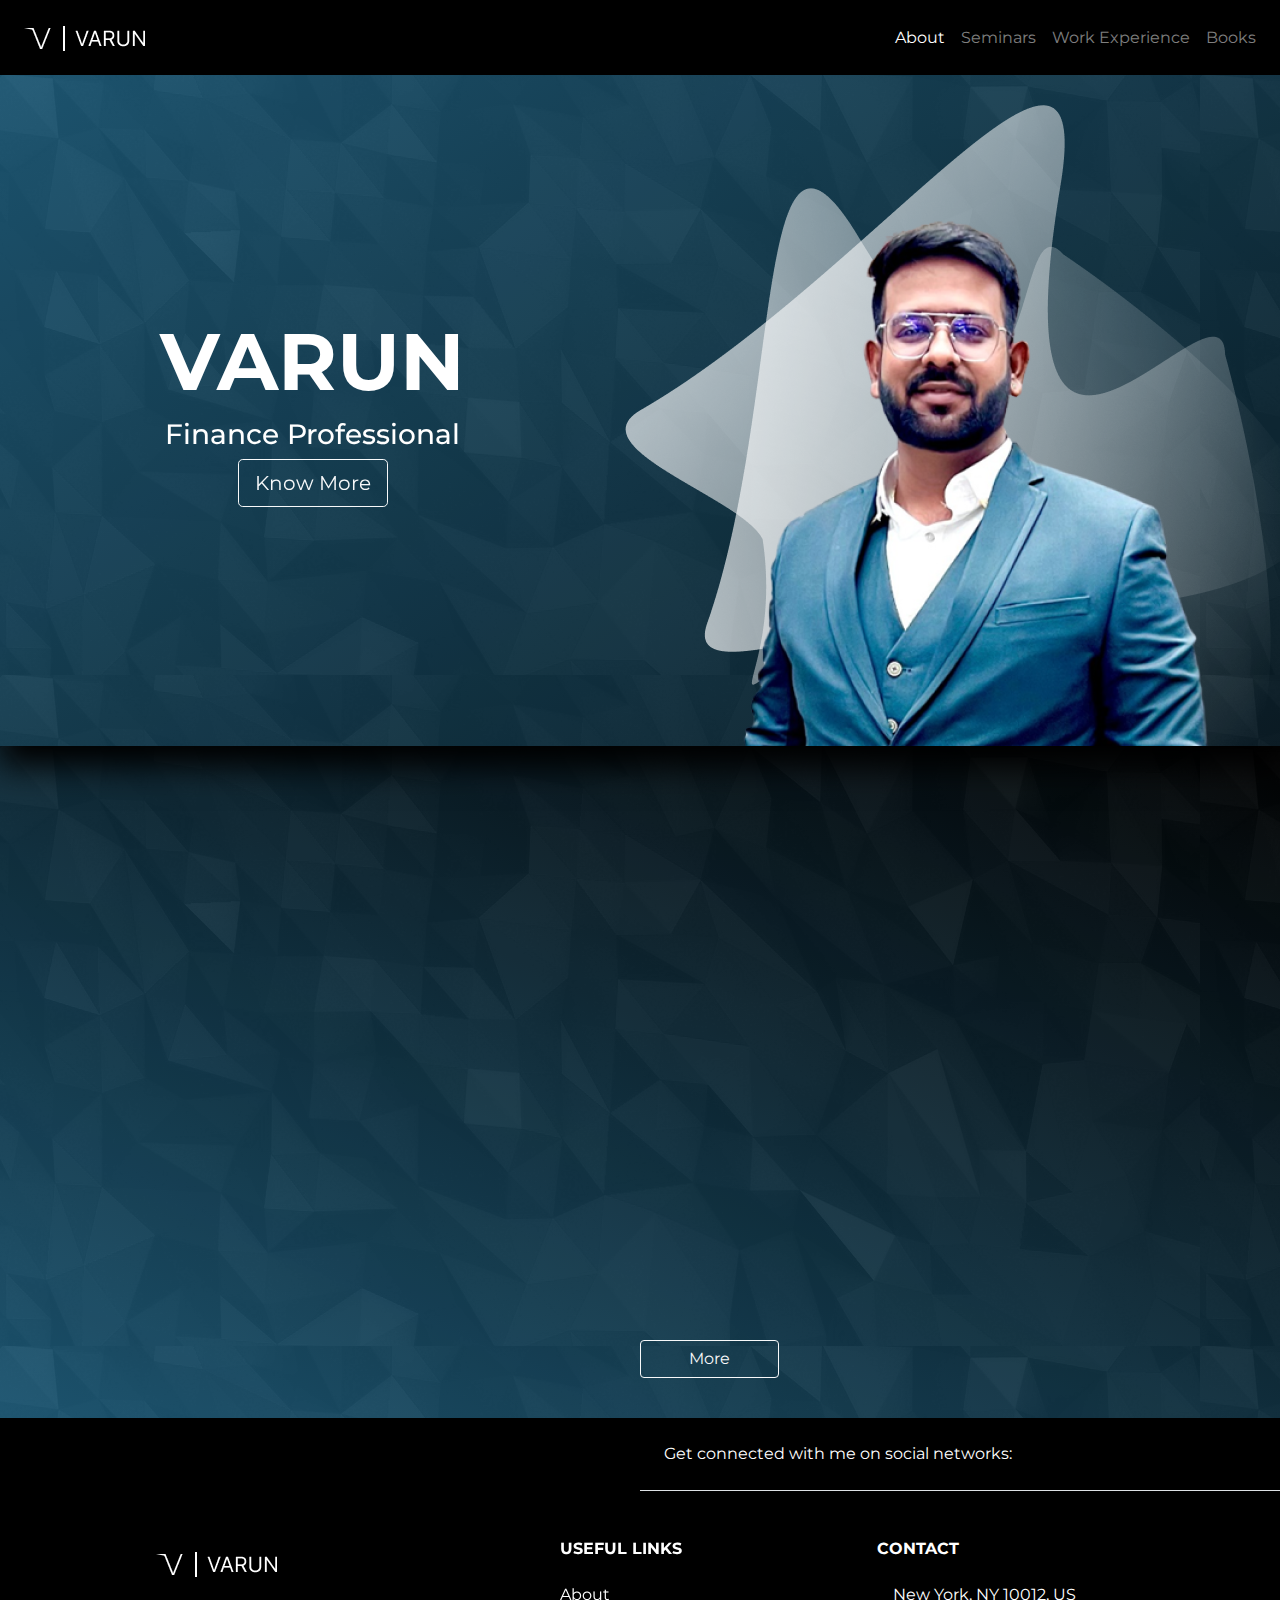
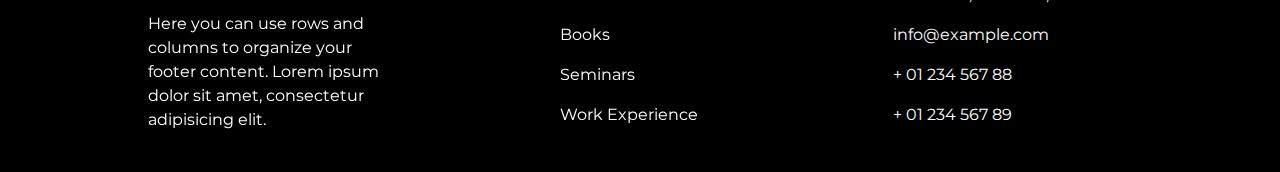
<file: index.html>
<!doctype html>
<html lang="en">
  <head>
    <title>Varun</title>
<link href="https://unpkg.com/aos@2.3.1/dist/aos.css" rel="stylesheet">
    <!-- Required meta tags -->
    <meta charset="utf-8">
    <meta name="viewport" content="width=device-width, initial-scale=1, shrink-to-fit=no">

    <!-- Bootstrap CSS -->
    <link rel="stylesheet" href="https://stackpath.bootstrapcdn.com/bootstrap/4.3.1/css/bootstrap.min.css" integrity="sha384-ggOyR0iXCbMQv3Xipma34MD+dH/1fQ784/j6cY/iJTQUOhcWr7x9JvoRxT2MZw1T" crossorigin="anonymous">
    <link rel="stylesheet" href="./assets/styles/style.css">
    <link rel="stylesheet" href="https://use.fontawesome.com/releases/v5.1.1/css/all.css" integrity="sha384-O8whS3fhG2OnA5Kas0Y9l3cfpmYjapjI0E4theH4iuMD+pLhbf6JI0jIMfYcK3yZ" crossorigin="anonymous">
  </head>
  <body>

    <nav class="navbar navbar-expand-sm navbar-dark">
        <a class="navbar-brand" href="/"><img src="./assets/images/VARUN.png" alt="Logo Image"></a>
        <button class="navbar-toggler d-lg-none" type="button" data-toggle="collapse" data-target="#collapsibleNavId" aria-controls="collapsibleNavId"
            aria-expanded="false" aria-label="Toggle navigation">
            <span class="navbar-toggler-icon"></span>
        </button>
        <div class="collapse navbar-collapse" id="collapsibleNavId">
            <ul class="navbar-nav ml-auto mt-2 mt-lg-0">
                <li class="nav-item active">
                    <a class="nav-link" href="/">About</a>
                </li>
                <li class="nav-item">
                    <a class="nav-link" href="seminars/">Seminars</a>
                </li>
                <li class="nav-item">
                    <a class="nav-link" href="work-experience/">Work Experience</a>
                </li>
                <li class="nav-item">
                    <a class="nav-link" href="books">Books</a>
                </li>
            </ul>
        </div>
    </nav>
      
    <main class="main-container">
        <div class="hero-container">
            <div class="row">
                <div class="col-md-6 d-flex justify-content-center align-items-center flex-column">
                    <h1 class="heading-text" data-aos="fade-up" data-aos-delay="800">VARUN</h1>
                    <h3 class="text-white" data-aos="fade-up" data-aos-delay="1000">Finance Professional</h3>
                    <a href="#about-section" class="btn btn-lg btn-outline-light" data-aos="fade-up" data-aos-delay="1200">Know More</a>
                </div>
                <div class="col-md-6 d-flex justify-content-center align-items-center" data-aos="fade-up" data-aos-delay="600">
                    <img src="./assets/images/varun_potrait.png" alt="">
                </div>
            </div>
        </div>
        <section id="about-section" class="about-section py-4">
            <div class="container pt-4">
                <h2 class="text-center p-4" data-aos="fade-up" data-aos-delay="600">Who am I?</h2>
                <div class="about-content">
                    <img src="./assets/images/about-me.png" alt="" class="w-100 w-md-50 float-left p-4"  data-aos="fade-up" data-aos-delay="1200">
                    <p class="lead text-justify" data-aos="fade-up" data-aos-delay="1300">&emsp;My name is <span class="bold-text">Varun</span> and I am a finance professional based in India with a deep love for numbers. Professionally, I am entrusted with the oversight and management of the Financial Modelling and Valuations team at SG Analytics. In this role, I am responsible for implementing strategic initiatives, project management, and client relationship management.</p>
                    <p class="lead text-justify" data-aos="fade-up" data-aos-delay="1400">&emsp;I liaise closely with various prominent institutions, such as Investment Banks, Private Equity firms, Venture Capital firms, Corporates, Startups, and Valuation Advisory firms, to assist them with their financial assignments, including advanced financial modelling, business valuations, FP&A, and Quality of Earnings, to name a few.</p>
                    <p class="lead text-justify d-none" data-aos="fade-up" data-aos-delay="1500">&emsp;Previously, I have worked with Moody's Analytics and TresVista Analytics in a similar capacity. My achievements in this field have been recognized through several awards, including the 'Gem Award' and ‘Spot Award’ at SG Analytics and the 'Rising Star' title at Moody's Analytics, for exhibiting a steep learning curve and contributing to the growth of the business.</p>
                    <p class="lead text-justify d-none" data-aos="fade-up" data-aos-delay="1600">&emsp;I have a passion for sharing my experience and knowledge with young minds to help them acquire and excel in financial skills. I lead the Finance Learning Department at IIM Skills and am responsible for setting the right techniques, the best industry-relevant curriculum, and content delivery. Additionally, I deliver guest sessions at various educational institutions and corporate offices on financial modelling, financial analysis, business valuation, and related topics.</p>
                    <p class="lead text-justify d-none" data-aos="fade-up" data-aos-delay="1700">&emsp;I have also authored two books, 'Financial Modelling - Let's Start with the Basics' and 'Financial Modelling - Let's Master the Basics', in my endeavor to impart financial knowledge to even the most remote parts of society.</p>
                    <p class="lead text-justify d-none" data-aos="fade-up" data-aos-delay="1800">&emsp;I hold a management degree from the University of Delhi and have cleared all five modules for CFP certification, successfully earned a CFA Institute Investment Foundations certificate and am pursuing the CFA program. I am also passionate about entrepreneurship and founded 'NETOPP: Network of Opportunities', a web-based platform for the latest news and events happening in major universities and college campuses across Delhi NCR, in 2016. I ran the venture successfully for one year and have since mentored entrepreneurs to onboard strong financial vision and unravel financial needs.</p>
                    <p class="lead text-justify d-none" data-aos="fade-up" data-aos-delay="1900">&emsp;Apart from my professional and entrepreneurial pursuits, I am actively involved in social services. I have served as the founding President of the Rotaract Club of Young Visionaries, VP at Soul of Life NGO, and Head at Dressing the Souls NGO, among others.</p>
                    <button class="btn btn-outline-light about-toggler-button px-5" onclick="toggleAbout(this)">More</button>
                    <p class="lead"></p>
                </div>
            </div>
        </section>
    </main>
    
    <footer class="text-center text-lg-start bg-black text-white">
        <!-- Section: Social media -->
        <section class="d-flex justify-content-center justify-content-lg-between p-4 border-bottom">
          <!-- Left -->
          <div class="me-5 d-none d-lg-block">
            <span>Get connected with me on social networks:</span>
          </div>
          <!-- Left -->
      
          <!-- Right -->
          <div>
            <a href="" class="ml-4 text-white">
              <i class="fab fa-facebook-f"></i>
            </a>
            <a href="" class="ml-4 text-white">
              <i class="fab fa-twitter"></i>
            </a>
            <a href="" class="ml-4 text-white">
              <i class="fab fa-google"></i>
            </a>
            <a href="" class="ml-4 text-white">
              <i class="fab fa-instagram"></i>
            </a>
            <a href="" class="ml-4 text-white">
              <i class="fab fa-linkedin"></i>
            </a>
            <a href="" class="ml-4 text-white">
              <i class="fab fa-github"></i>
            </a>
          </div>
          <!-- Right -->
        </section>
        <!-- Section: Social media -->
      
        <!-- Section: Links  -->
        <section class="">
          <div class="container text-center text-md-start mt-5">
            <!-- Grid row -->
            <div class="row mt-3">
              <!-- Grid column -->
              <div class="col-md-3 col-lg-4 col-xl-3 mx-auto mb-4">
                <!-- Content -->
                <h6 class="text-uppercase fw-bold mb-4">
                  <img src="./assets/images/VARUN.png" alt="">
                </h6>
                <p>
                  Here you can use rows and columns to organize your footer content. Lorem ipsum
                  dolor sit amet, consectetur adipisicing elit.
                </p>
              </div>
              <div class="col-md-3 col-lg-2 col-xl-2 mx-auto mb-4">
                <!-- Links -->
                <h6 class="text-uppercase fw-bold mb-4">
                  Useful links
                </h6>
                <p>
                  <a href="/" class="text-reset">About</a>
                </p>
                <p>
                  <a href="/books" class="text-reset">Books</a>
                </p>
                <p>
                  <a href="/seminars" class="text-reset">Seminars</a>
                </p>
                <p>
                  <a href="/work-experience" class="text-reset">Work Experience</a>
                </p>
              </div>
              <!-- Grid column -->
      
              <!-- Grid column -->
              <div class="col-md-4 col-lg-3 col-xl-3 mx-auto mb-md-0 mb-4">
                <h6 class="text-uppercase fw-bold mb-4">Contact</h6>
                <p><i class="fas fa-home mr-3"></i> New York, NY 10012, US</p>
                <p>
                  <i class="fas fa-envelope mr-3"></i>
                  info@example.com
                </p>
                <p><i class="fas fa-phone mr-3"></i> + 01 234 567 88</p>
                <p><i class="fas fa-print mr-3"></i> + 01 234 567 89</p>
              </div>
            </div>
          </div>
        </section>
      </footer>
    <script src="https://code.jquery.com/jquery-3.3.1.slim.min.js" integrity="sha384-q8i/X+965DzO0rT7abK41JStQIAqVgRVzpbzo5smXKp4YfRvH+8abtTE1Pi6jizo" crossorigin="anonymous"></script>
    <script src="https://cdnjs.cloudflare.com/ajax/libs/popper.js/1.14.7/umd/popper.min.js" integrity="sha384-UO2eT0CpHqdSJQ6hJty5KVphtPhzWj9WO1clHTMGa3JDZwrnQq4sF86dIHNDz0W1" crossorigin="anonymous"></script>
    <script src="https://stackpath.bootstrapcdn.com/bootstrap/4.3.1/js/bootstrap.min.js" integrity="sha384-JjSmVgyd0p3pXB1rRibZUAYoIIy6OrQ6VrjIEaFf/nJGzIxFDsf4x0xIM+B07jRM" crossorigin="anonymous"></script>
    <script src="https://unpkg.com/aos@2.3.1/dist/aos.js"></script>
    <script>
      AOS.init();
      function toggleAbout(){
          if($(".lead.d-none").length>0){
              console.log("found 1");
              $(".lead.d-none").addClass("d-block").removeClass("d-none");
              $(".about-toggler-button").text("Less");
          }
          else{
              $(".lead.d-block").addClass("d-none").removeClass("d-block");
              $(".about-toggler-button").text("More");
          }
      }
    </script>
  </body>
</html>
</file>
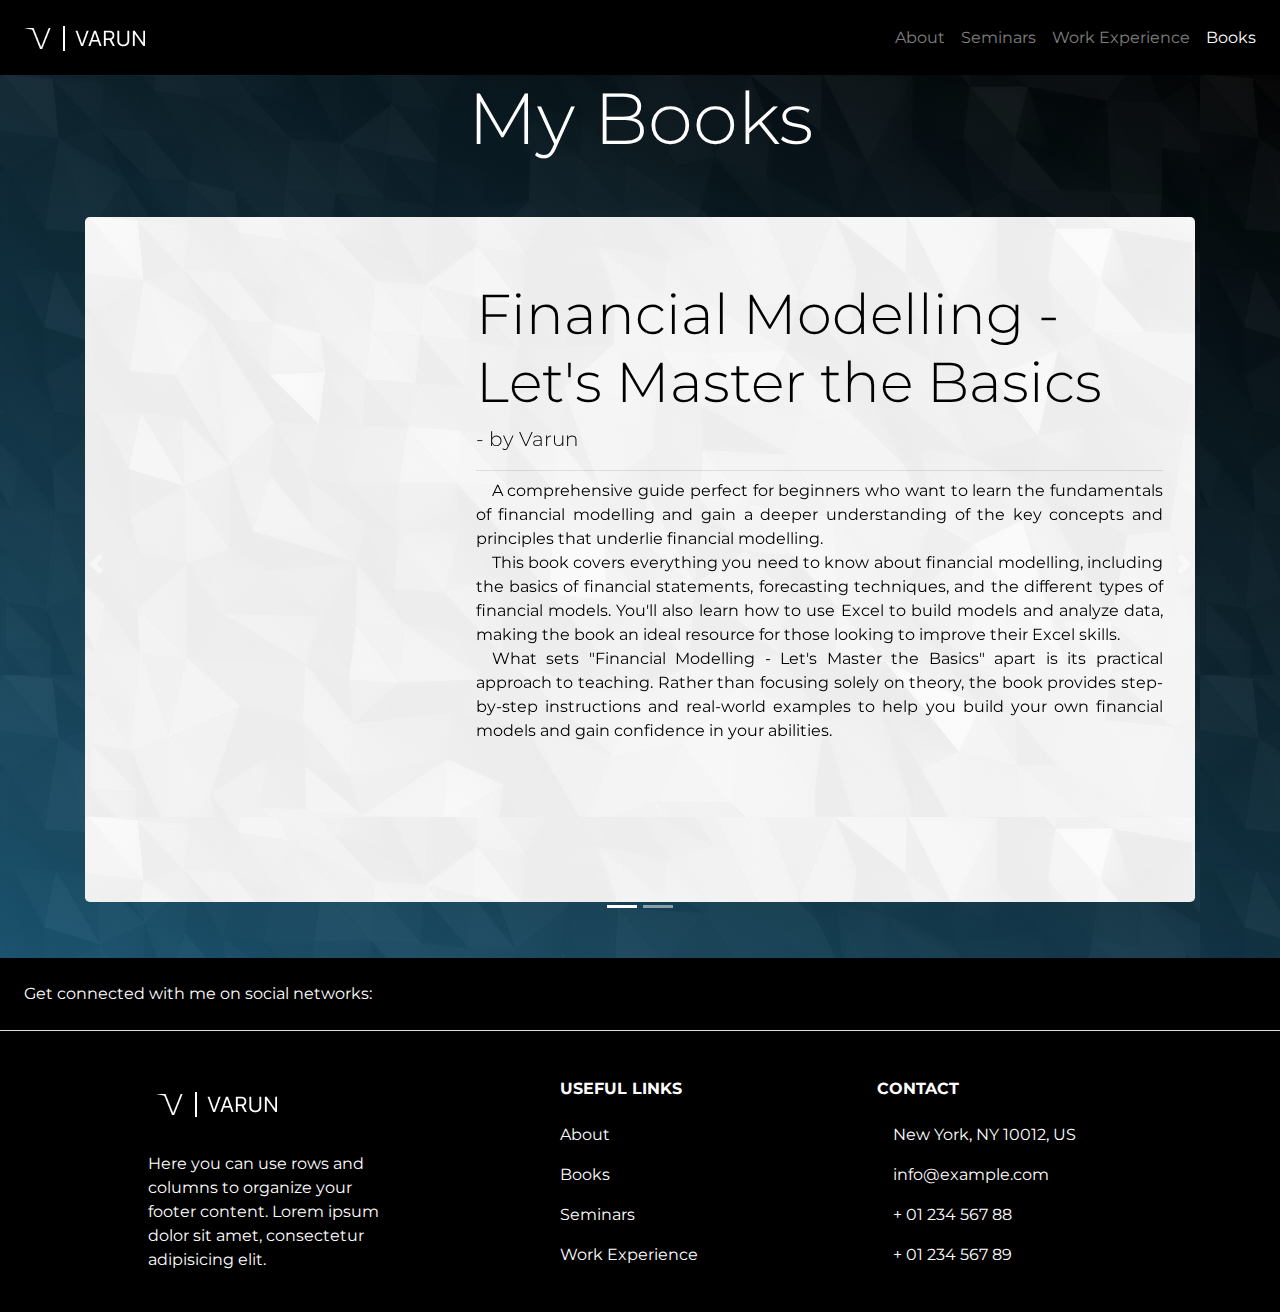
<file: books/index.html>
<!DOCTYPE html>
<html lang="en">
  <head>
    <title>Varun</title>
    <link href="https://unpkg.com/aos@2.3.1/dist/aos.css" rel="stylesheet" />
    <!-- Required meta tags -->
    <meta charset="utf-8" />
    <meta
      name="viewport"
      content="width=device-width, initial-scale=1, shrink-to-fit=no"
    />

    <!-- Bootstrap CSS -->
    <link
      rel="stylesheet"
      href="https://stackpath.bootstrapcdn.com/bootstrap/4.3.1/css/bootstrap.min.css"
      integrity="sha384-ggOyR0iXCbMQv3Xipma34MD+dH/1fQ784/j6cY/iJTQUOhcWr7x9JvoRxT2MZw1T"
      crossorigin="anonymous"
    />
    <link rel="stylesheet" href="../assets/styles/style.css" />
    <link
      rel="stylesheet"
      href="https://use.fontawesome.com/releases/v5.1.1/css/all.css"
      integrity="sha384-O8whS3fhG2OnA5Kas0Y9l3cfpmYjapjI0E4theH4iuMD+pLhbf6JI0jIMfYcK3yZ"
      crossorigin="anonymous"
    />
  </head>
  <body>
    <nav class="navbar navbar-expand-sm navbar-dark">
      <a class="navbar-brand" href="/"
        ><img src="../assets/images/VARUN.png" alt="Logo Image"
      /></a>
      <button
        class="navbar-toggler d-lg-none"
        type="button"
        data-toggle="collapse"
        data-target="#collapsibleNavId"
        aria-controls="collapsibleNavId"
        aria-expanded="false"
        aria-label="Toggle navigation"
      >
        <span class="navbar-toggler-icon"></span>
      </button>
      <div class="collapse navbar-collapse" id="collapsibleNavId">
        <ul class="navbar-nav ml-auto mt-2 mt-lg-0">
          <li class="nav-item">
            <a class="nav-link" href="/">About</a>
          </li>
          <li class="nav-item">
            <a class="nav-link" href="/seminars/">Seminars</a>
          </li>
          <li class="nav-item">
            <a class="nav-link" href="/work-experience/">Work Experience</a>
          </li>
          <li class="nav-item active">
            <a class="nav-link" href="/books">Books</a>
          </li>
        </ul>
      </div>
    </nav>

    <main class="books-main">
      <h1 class="display-3 text-center">My Books</h1>
      <section id="books-section" class="books-section py-4">
        <div id="books-carousel" class="carousel slide" data-ride="carousel">
          <ol class="carousel-indicators">
            <li
              data-target="#books-carousel"
              data-slide-to="0"
              class="active"
            ></li>
            <li data-target="#books-carousel" data-slide-to="1"></li>
          </ol>
          <div class="carousel-inner" role="listbox">
            <div class="carousel-item active">
              <div class="container pt-4">
                <div class="jumbotron book-content">
                  <div class="row">
                    <div class="col-md-4">
                      <iframe
                        type="text/html"
                        sandbox="allow-scripts allow-same-origin allow-popups"
                        width="336"
                        height="550"
                        frameborder="0"
                        allowfullscreen
                        style="max-width: 100%"
                        src="https://read.amazon.in/kp/card?asin=B0B82NH7CP&preview=inline&linkCode=kpe&ref_=cm_sw_r_kb_dp_46G5P3R67DMQZ89H2KY0&hideShare=true"
                      ></iframe>
                    </div>
                    <div class="col-md-8">
                      <h1 class="display-4">
                        Financial Modelling - Let's Master the Basics
                      </h1>
                      <p class="lead">- by Varun</p>
                      <hr class="my-2" />
                      <p class="text-justify">
                        &emsp;A comprehensive guide perfect for beginners who
                        want to learn the fundamentals of financial modelling
                        and gain a deeper understanding of the key concepts and
                        principles that underlie financial modelling.
                        <br />
                        &emsp;This book covers everything you need to know about
                        financial modelling, including the basics of financial
                        statements, forecasting techniques, and the different
                        types of financial models. You'll also learn how to use
                        Excel to build models and analyze data, making the book
                        an ideal resource for those looking to improve their
                        Excel skills.
                        <br />
                        &emsp;What sets "Financial Modelling - Let's Master the
                        Basics" apart is its practical approach to teaching.
                        Rather than focusing solely on theory, the book provides
                        step-by-step instructions and real-world examples to
                        help you build your own financial models and gain
                        confidence in your abilities.
                      </p>
                    </div>
                  </div>
                </div>
              </div>
            </div>
            <div class="carousel-item">
              <div class="container pt-4">
                <div class="jumbotron book-content">
                  <div class="row">
                    <div class="col-md-4">
                      <iframe
                        type="text/html"
                        sandbox="allow-scripts allow-same-origin allow-popups"
                        width="336"
                        height="550"
                        frameborder="0"
                        allowfullscreen
                        style="max-width: 100%"
                        src="https://read.amazon.in/kp/card?asin=B0B69M1MRY&preview=inline&linkCode=kpe&ref_=cm_sw_r_kb_dp_KACRT2TYDFK2VF8PQWWJ&hideShare=true"
                      ></iframe>
                    </div>
                    <div class="col-md-8">
                      <h1 class="display-4">
                        Financial Modelling - Let's Start with the Basics
                      </h1>
                      <p class="lead">- by Varun</p>
                      <hr class="my-2" />
                      <p class="text-justify">
                        Are you eager to acquire a thorough understanding of
                        financial modelling, but unsure where to begin? Look no
                        further than "Financial Modelling - Let's Start With The
                        Basics"! This comprehensive guide is perfect for novices
                        seeking to develop a firm grasp of financial modelling
                        concepts and techniques.
                        <br />This book delves into the fundamentals of
                        financial modelling, including an overview of financial
                        statements, vital financial ratios, forecasting
                        methodologies, and the different types of financial
                        models. Moreover, you'll gain valuable insights into
                        using Excel to construct models and scrutinize data,
                        making this book an essential resource for elevating
                        your Excel proficiency.
                      </p>
                    </div>
                  </div>
                </div>
              </div>
            </div>
          </div>
          <a
            class="carousel-control-prev"
            href="#books-carousel"
            role="button"
            data-slide="prev"
          >
            <span class="carousel-control-prev-icon" aria-hidden="true"></span>
            <span class="sr-only">Previous</span>
          </a>
          <a
            class="carousel-control-next"
            href="#books-carousel"
            role="button"
            data-slide="next"
          >
            <span class="carousel-control-next-icon" aria-hidden="true"></span>
            <span class="sr-only">Next</span>
          </a>
        </div>
      </section>
    </main>

    <footer class="text-center text-lg-start bg-black text-white">
      <!-- Section: Social media -->
      <section
        class="d-flex justify-content-center justify-content-lg-between p-4 border-bottom"
      >
        <!-- Left -->
        <div class="me-5 d-none d-lg-block">
          <span>Get connected with me on social networks:</span>
        </div>
        <!-- Left -->

        <!-- Right -->
        <div>
          <a href="" class="ml-4 text-white">
            <i class="fab fa-facebook-f"></i>
          </a>
          <a href="" class="ml-4 text-white">
            <i class="fab fa-twitter"></i>
          </a>
          <a href="" class="ml-4 text-white">
            <i class="fab fa-google"></i>
          </a>
          <a href="" class="ml-4 text-white">
            <i class="fab fa-instagram"></i>
          </a>
          <a href="" class="ml-4 text-white">
            <i class="fab fa-linkedin"></i>
          </a>
          <a href="" class="ml-4 text-white">
            <i class="fab fa-github"></i>
          </a>
        </div>
        <!-- Right -->
      </section>
      <!-- Section: Social media -->

      <!-- Section: Links  -->
      <section class="">
        <div class="container text-center text-md-start mt-5">
          <!-- Grid row -->
          <div class="row mt-3">
            <!-- Grid column -->
            <div class="col-md-3 col-lg-4 col-xl-3 mx-auto mb-4">
              <!-- Content -->
              <h6 class="text-uppercase fw-bold mb-4">
                <img src="../assets/images/VARUN.png" alt="Logo Image" />
              </h6>
              <p>
                Here you can use rows and columns to organize your footer
                content. Lorem ipsum dolor sit amet, consectetur adipisicing
                elit.
              </p>
            </div>
            <div class="col-md-3 col-lg-2 col-xl-2 mx-auto mb-4">
              <!-- Links -->
              <h6 class="text-uppercase fw-bold mb-4">Useful links</h6>
              <p>
                <a href="/" class="text-reset">About</a>
              </p>
              <p>
                <a href="/books" class="text-reset">Books</a>
              </p>
              <p>
                <a href="/seminars" class="text-reset">Seminars</a>
              </p>
              <p>
                <a href="/work-experience" class="text-reset"
                  >Work Experience</a
                >
              </p>
            </div>
            <!-- Grid column -->

            <!-- Grid column -->
            <div class="col-md-4 col-lg-3 col-xl-3 mx-auto mb-md-0 mb-4">
              <h6 class="text-uppercase fw-bold mb-4">Contact</h6>
              <p><i class="fas fa-home mr-3"></i> New York, NY 10012, US</p>
              <p>
                <i class="fas fa-envelope mr-3"></i>
                info@example.com
              </p>
              <p><i class="fas fa-phone mr-3"></i> + 01 234 567 88</p>
              <p><i class="fas fa-print mr-3"></i> + 01 234 567 89</p>
            </div>
          </div>
        </div>
      </section>
    </footer>
    <script
      src="https://code.jquery.com/jquery-3.3.1.slim.min.js"
      integrity="sha384-q8i/X+965DzO0rT7abK41JStQIAqVgRVzpbzo5smXKp4YfRvH+8abtTE1Pi6jizo"
      crossorigin="anonymous"
    ></script>
    <script
      src="https://cdnjs.cloudflare.com/ajax/libs/popper.js/1.14.7/umd/popper.min.js"
      integrity="sha384-UO2eT0CpHqdSJQ6hJty5KVphtPhzWj9WO1clHTMGa3JDZwrnQq4sF86dIHNDz0W1"
      crossorigin="anonymous"
    ></script>
    <script
      src="https://stackpath.bootstrapcdn.com/bootstrap/4.3.1/js/bootstrap.min.js"
      integrity="sha384-JjSmVgyd0p3pXB1rRibZUAYoIIy6OrQ6VrjIEaFf/nJGzIxFDsf4x0xIM+B07jRM"
      crossorigin="anonymous"
    ></script>
    <script src="https://unpkg.com/aos@2.3.1/dist/aos.js"></script>
    <script>
      function toggleAbout() {
        if ($(".lead.d-none").length > 0) {
          console.log("found 1");
          $(".lead.d-none").addClass("d-block").removeClass("d-none");
          $(".about-toggler-button").text("Less");
        } else {
          $(".lead.d-block").addClass("d-none").removeClass("d-block");
          $(".about-toggler-button").text("More");
        }
      }
    </script>
  </body>
</html>
</file>
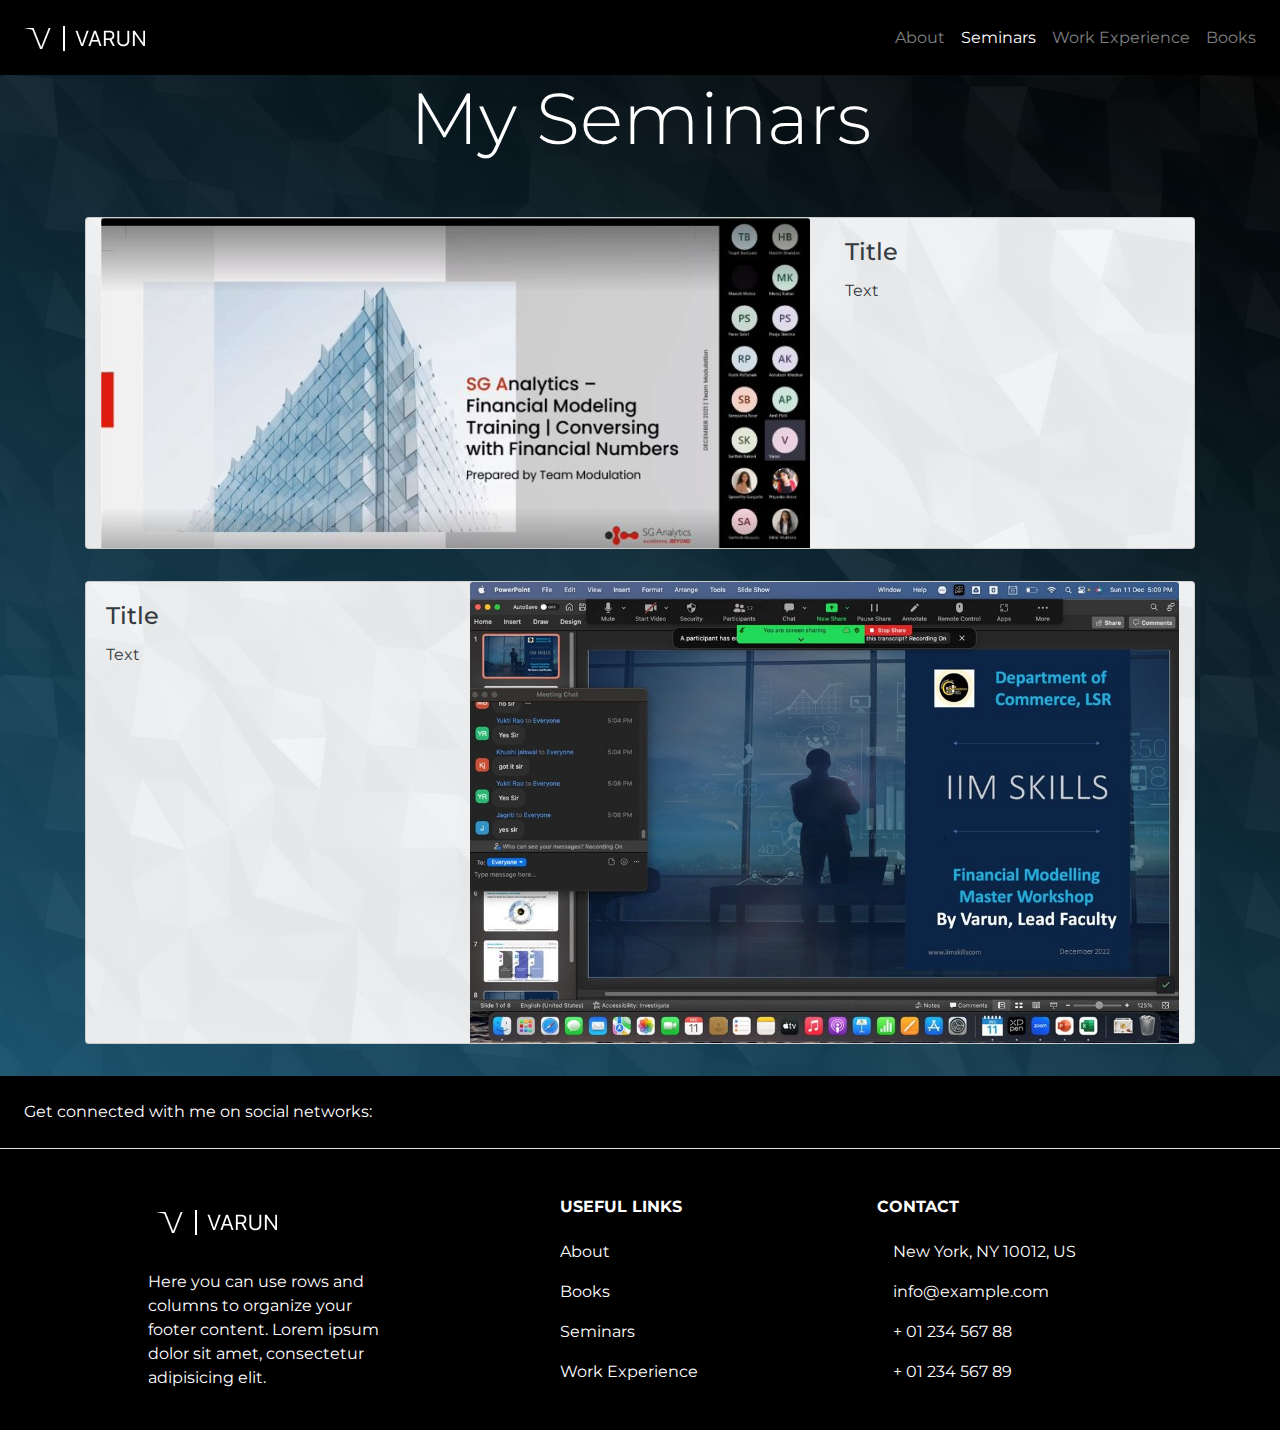
<file: seminars/index.html>
<!DOCTYPE html>
<html lang="en">
  <head>
    <title>Varun</title>
    <link href="https://unpkg.com/aos@2.3.1/dist/aos.css" rel="stylesheet">
    <meta charset="utf-8" />
    <meta
      name="viewport"
      content="width=device-width, initial-scale=1, shrink-to-fit=no"
    />
    <link
      rel="stylesheet"
      href="https://stackpath.bootstrapcdn.com/bootstrap/4.3.1/css/bootstrap.min.css"
      integrity="sha384-ggOyR0iXCbMQv3Xipma34MD+dH/1fQ784/j6cY/iJTQUOhcWr7x9JvoRxT2MZw1T"
      crossorigin="anonymous"
    />
    <link rel="stylesheet" href="../assets/styles/style.css" />
    <link
      rel="stylesheet"
      href="https://use.fontawesome.com/releases/v5.1.1/css/all.css"
      integrity="sha384-O8whS3fhG2OnA5Kas0Y9l3cfpmYjapjI0E4theH4iuMD+pLhbf6JI0jIMfYcK3yZ"
      crossorigin="anonymous"
    />
  </head>
  <body>
    
    <nav class="navbar navbar-expand-sm navbar-dark">
        <a class="navbar-brand" href="/"
          ><img src="../assets/images/VARUN.png" alt="Logo Image"
        /></a>
        <button
          class="navbar-toggler d-lg-none"
          type="button"
          data-toggle="collapse"
          data-target="#collapsibleNavId"
          aria-controls="collapsibleNavId"
          aria-expanded="false"
          aria-label="Toggle navigation"
        >
          <span class="navbar-toggler-icon"></span>
        </button>
        <div class="collapse navbar-collapse" id="collapsibleNavId">
          <ul class="navbar-nav ml-auto mt-2 mt-lg-0">
            <li class="nav-item">
              <a class="nav-link" href="/">About</a>
            </li>
            <li class="nav-item active">
              <a class="nav-link" href="/seminars/">Seminars</a>
            </li>
            <li class="nav-item">
              <a class="nav-link" href="/work-experience/">Work Experience</a>
            </li>
            <li class="nav-item">
              <a class="nav-link" href="/books">Books</a>
            </li>
          </ul>
        </div>
    </nav>

    <main class="seminar-main">
      <h1 class="display-3 text-center">My Seminars</h1>
      <section id="seminar-section" class="seminar-section py-4">
        <div class="container">
            <div class="row justify-content-center">
                <div class="col-md-12 my-4">
                    <div class="card seminar-card bg-light text-dark h-100">
                       <div class="col-md-8 order-1">
                        <img class="card-img-top" src="../assets/images/SGA.jpeg" alt="">
                      </div>
                      <div class="card-body col-md-4 order-2">
                        <h4 class="card-title">Title</h4>
                        <p class="card-text">Text</p>
                      </div>
                    </div>
                </div>
                <div class="col-md-12 my-2">
                    <div class="card seminar-card bg-light text-dark h-100">
                       <div class="col-md-8 order-1 order-md-2">
                        <img class="card-img-top" src="../assets/images/LSR.jpeg" alt="">
                      </div>
                      <div class="card-body col-md-4 order-2 order-md-1">
                        <h4 class="card-title">Title</h4>
                        <p class="card-text">Text</p>
                      </div>
                    </div>
                </div>
            </div>
        </div>
      </section>
    </main>

    <footer class="text-center text-lg-start bg-black text-white">
      <section
        class="d-flex justify-content-center justify-content-lg-between p-4 border-bottom"
      >
        <div class="me-5 d-none d-lg-block">
          <span>Get connected with me on social networks:</span>
        </div>
        <div>
          <a href="" class="ml-4 text-white">
            <i class="fab fa-facebook-f"></i>
          </a>
          <a href="" class="ml-4 text-white">
            <i class="fab fa-twitter"></i>
          </a>
          <a href="" class="ml-4 text-white">
            <i class="fab fa-google"></i>
          </a>
          <a href="" class="ml-4 text-white">
            <i class="fab fa-instagram"></i>
          </a>
          <a href="" class="ml-4 text-white">
            <i class="fab fa-linkedin"></i>
          </a>
          <a href="" class="ml-4 text-white">
            <i class="fab fa-github"></i>
          </a>
        </div>
        <!-- Right -->
      </section>
      <!-- Section: Social media -->

      <!-- Section: Links  -->
      <section class="">
        <div class="container text-center text-md-start mt-5">
          <!-- Grid row -->
          <div class="row mt-3">
            <!-- Grid column -->
            <div class="col-md-3 col-lg-4 col-xl-3 mx-auto mb-4">
              <!-- Content -->
              <h6 class="text-uppercase fw-bold mb-4">
                <img src="../assets/images/VARUN.png" alt="Logo Image" />
              </h6>
              <p>
                Here you can use rows and columns to organize your footer
                content. Lorem ipsum dolor sit amet, consectetur adipisicing
                elit.
              </p>
            </div>
            <div class="col-md-3 col-lg-2 col-xl-2 mx-auto mb-4">
              <!-- Links -->
              <h6 class="text-uppercase fw-bold mb-4">Useful links</h6>
              <p>
                <a href="/" class="text-reset">About</a>
              </p>
              <p>
                <a href="/books" class="text-reset">Books</a>
              </p>
              <p>
                <a href="/seminars" class="text-reset">Seminars</a>
              </p>
              <p>
                <a href="/work-experience" class="text-reset"
                  >Work Experience</a
                >
              </p>
            </div>
            <!-- Grid column -->

            <!-- Grid column -->
            <div class="col-md-4 col-lg-3 col-xl-3 mx-auto mb-md-0 mb-4">
              <h6 class="text-uppercase fw-bold mb-4">Contact</h6>
              <p><i class="fas fa-home mr-3"></i> New York, NY 10012, US</p>
              <p>
                <i class="fas fa-envelope mr-3"></i>
                info@example.com
              </p>
              <p><i class="fas fa-phone mr-3"></i> + 01 234 567 88</p>
              <p><i class="fas fa-print mr-3"></i> + 01 234 567 89</p>
            </div>
          </div>
        </div>
      </section>
    </footer>
    <script
      src="https://code.jquery.com/jquery-3.3.1.slim.min.js"
      integrity="sha384-q8i/X+965DzO0rT7abK41JStQIAqVgRVzpbzo5smXKp4YfRvH+8abtTE1Pi6jizo"
      crossorigin="anonymous"
    ></script>
    <script
      src="https://cdnjs.cloudflare.com/ajax/libs/popper.js/1.14.7/umd/popper.min.js"
      integrity="sha384-UO2eT0CpHqdSJQ6hJty5KVphtPhzWj9WO1clHTMGa3JDZwrnQq4sF86dIHNDz0W1"
      crossorigin="anonymous"
    ></script>
    <script
      src="https://stackpath.bootstrapcdn.com/bootstrap/4.3.1/js/bootstrap.min.js"
      integrity="sha384-JjSmVgyd0p3pXB1rRibZUAYoIIy6OrQ6VrjIEaFf/nJGzIxFDsf4x0xIM+B07jRM"
      crossorigin="anonymous"
    ></script>
    <script src="https://unpkg.com/aos@2.3.1/dist/aos.js"></script>
  </body>
</html>
</file>
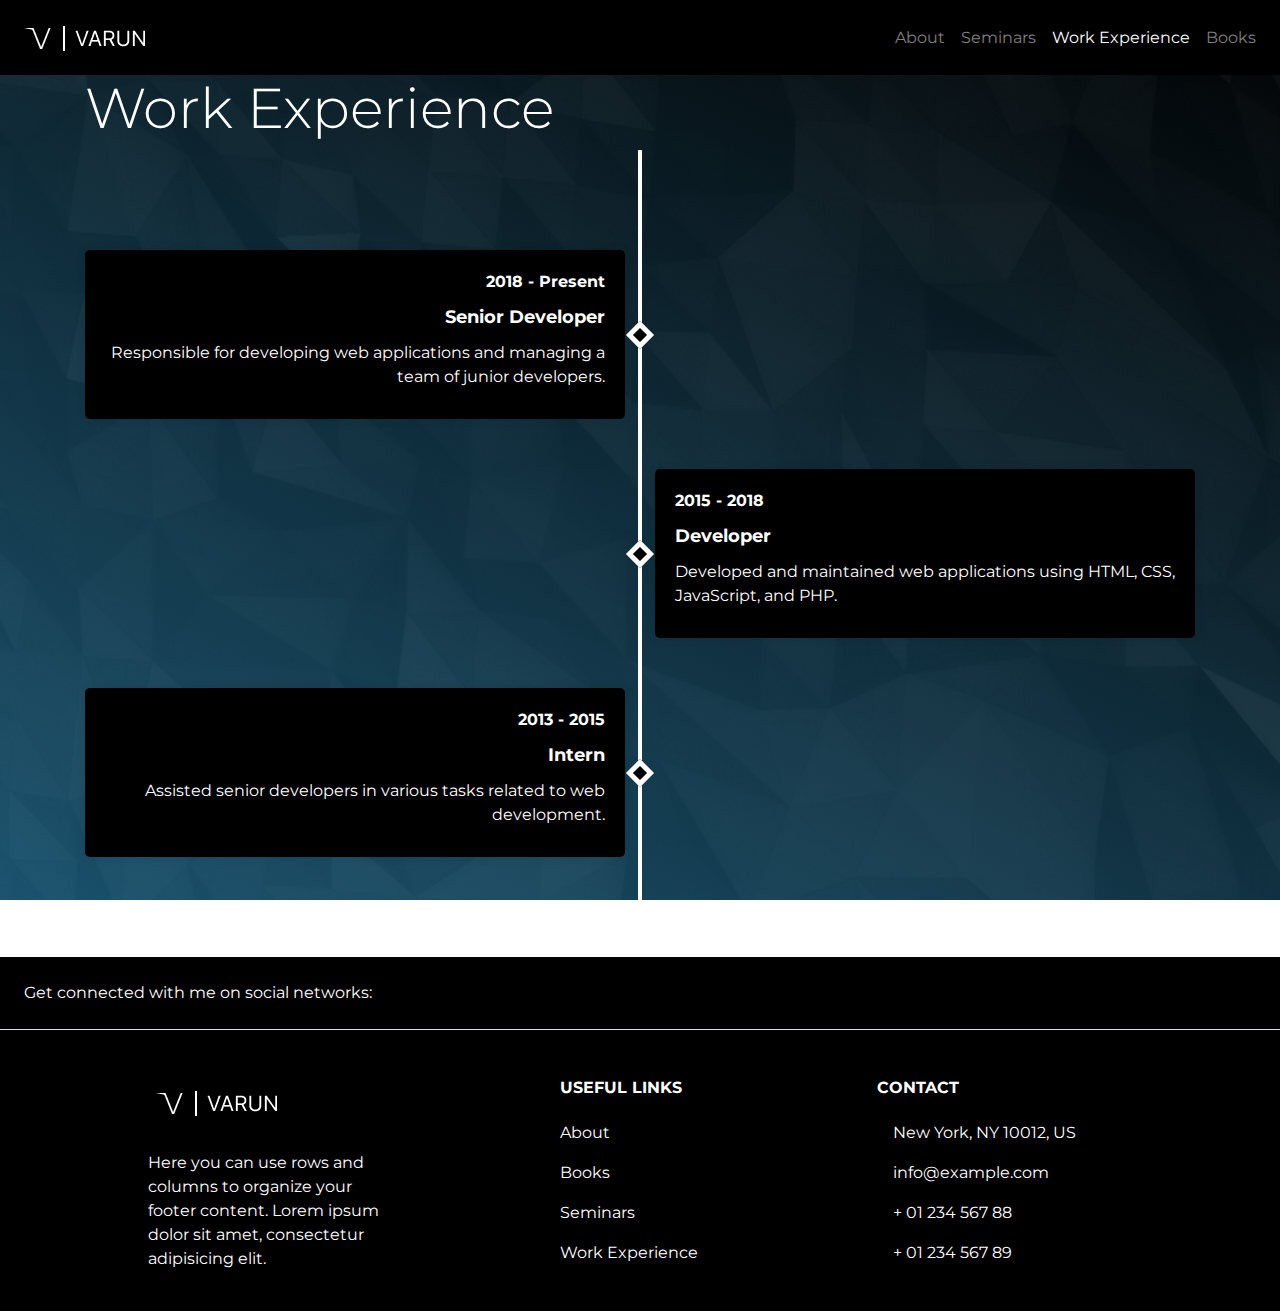
<file: work-experience/index.html>
<!DOCTYPE html>
<html lang="en">
  <head>
    <title>Varun</title>
    <link href="https://unpkg.com/aos@2.3.1/dist/aos.css" rel="stylesheet" />
    <meta charset="utf-8" />
    <meta
      name="viewport"
      content="width=device-width, initial-scale=1, shrink-to-fit=no"
    />
    <link
      rel="stylesheet"
      href="https://stackpath.bootstrapcdn.com/bootstrap/4.3.1/css/bootstrap.min.css"
      integrity="sha384-ggOyR0iXCbMQv3Xipma34MD+dH/1fQ784/j6cY/iJTQUOhcWr7x9JvoRxT2MZw1T"
      crossorigin="anonymous"
    />
    <link rel="stylesheet" href="../assets/styles/style.css" />
    <link
      rel="stylesheet"
      href="https://use.fontawesome.com/releases/v5.1.1/css/all.css"
      integrity="sha384-O8whS3fhG2OnA5Kas0Y9l3cfpmYjapjI0E4theH4iuMD+pLhbf6JI0jIMfYcK3yZ"
      crossorigin="anonymous"
    />
  </head>
  <body>
    <nav class="navbar navbar-expand-sm navbar-dark">
      <a class="navbar-brand" href="/"
        ><img src="../assets/images/VARUN.png" alt="Logo Image"
      /></a>
      <button
        class="navbar-toggler d-lg-none"
        type="button"
        data-toggle="collapse"
        data-target="#collapsibleNavId"
        aria-controls="collapsibleNavId"
        aria-expanded="false"
        aria-label="Toggle navigation"
      >
        <span class="navbar-toggler-icon"></span>
      </button>
      <div class="collapse navbar-collapse" id="collapsibleNavId">
        <ul class="navbar-nav ml-auto mt-2 mt-lg-0">
          <li class="nav-item">
            <a class="nav-link" href="/">About</a>
          </li>
          <li class="nav-item">
            <a class="nav-link" href="/seminars/">Seminars</a>
          </li>
          <li class="nav-item">
            <a class="nav-link active" href="/work-experience/">Work Experience</a>
          </li>
          <li class="nav-item">
            <a class="nav-link" href="/books">Books</a>
          </li>
        </ul>
      </div>
    </nav>
    <main class="we-main">
        <div class="container">
            
        <h1 class="display-4 text-white">Work Experience</h1>
        <div class="timeline">
          <div class="timeline__item timeline__item--left">
            <div class="timeline__item__content">
              <div class="timeline__item__date">2018 - Present</div>
              <div class="timeline__item__title">Senior Developer</div>
              <div class="timeline__item__description">
                Responsible for developing web applications and managing a team of
                junior developers.
              </div>
            </div>
          </div>
          <div class="timeline__item timeline__item--right">
            <div class="timeline__item__content">
              <div class="timeline__item__date">2015 - 2018</div>
              <div class="timeline__item__title">Developer</div>
              <div class="timeline__item__description">
                Developed and maintained web applications using HTML, CSS,
                JavaScript, and PHP.
              </div>
            </div>
          </div>
          <div class="timeline__item timeline__item--left">
            <div class="timeline__item__content">
              <div class="timeline__item__date">2013 - 2015</div>
              <div class="timeline__item__title">Intern</div>
              <div class="timeline__item__description">
                Assisted senior developers in various tasks related to web
                development.
              </div>
            </div>
          </div>
        </div>
        </div>
    </main>

    <footer class="text-center text-lg-start bg-black text-white">
      <section
        class="d-flex justify-content-center justify-content-lg-between p-4 border-bottom"
      >
        <div class="me-5 d-none d-lg-block">
          <span>Get connected with me on social networks:</span>
        </div>
        <div>
          <a href="" class="ml-4 text-white">
            <i class="fab fa-facebook-f"></i>
          </a>
          <a href="" class="ml-4 text-white">
            <i class="fab fa-twitter"></i>
          </a>
          <a href="" class="ml-4 text-white">
            <i class="fab fa-google"></i>
          </a>
          <a href="" class="ml-4 text-white">
            <i class="fab fa-instagram"></i>
          </a>
          <a href="" class="ml-4 text-white">
            <i class="fab fa-linkedin"></i>
          </a>
          <a href="" class="ml-4 text-white">
            <i class="fab fa-github"></i>
          </a>
        </div>
        <!-- Right -->
      </section>
      <!-- Section: Social media -->

      <!-- Section: Links  -->
      <section class="">
        <div class="container text-center text-md-start mt-5">
          <!-- Grid row -->
          <div class="row mt-3">
            <!-- Grid column -->
            <div class="col-md-3 col-lg-4 col-xl-3 mx-auto mb-4">
              <!-- Content -->
              <h6 class="text-uppercase fw-bold mb-4">
                <img src="../assets/images/VARUN.png" alt="Logo Image" />
              </h6>
              <p>
                Here you can use rows and columns to organize your footer
                content. Lorem ipsum dolor sit amet, consectetur adipisicing
                elit.
              </p>
            </div>
            <div class="col-md-3 col-lg-2 col-xl-2 mx-auto mb-4">
              <!-- Links -->
              <h6 class="text-uppercase fw-bold mb-4">Useful links</h6>
              <p>
                <a href="/" class="text-reset">About</a>
              </p>
              <p>
                <a href="/books" class="text-reset">Books</a>
              </p>
              <p>
                <a href="/seminars" class="text-reset">Seminars</a>
              </p>
              <p>
                <a href="/work-experience" class="text-reset"
                  >Work Experience</a
                >
              </p>
            </div>
            <!-- Grid column -->

            <!-- Grid column -->
            <div class="col-md-4 col-lg-3 col-xl-3 mx-auto mb-md-0 mb-4">
              <h6 class="text-uppercase fw-bold mb-4">Contact</h6>
              <p><i class="fas fa-home mr-3"></i> New York, NY 10012, US</p>
              <p>
                <i class="fas fa-envelope mr-3"></i>
                info@example.com
              </p>
              <p><i class="fas fa-phone mr-3"></i> + 01 234 567 88</p>
              <p><i class="fas fa-print mr-3"></i> + 01 234 567 89</p>
            </div>
          </div>
        </div>
      </section>
    </footer>
    <script
      src="https://code.jquery.com/jquery-3.3.1.slim.min.js"
      integrity="sha384-q8i/X+965DzO0rT7abK41JStQIAqVgRVzpbzo5smXKp4YfRvH+8abtTE1Pi6jizo"
      crossorigin="anonymous"
    ></script>
    <script
      src="https://cdnjs.cloudflare.com/ajax/libs/popper.js/1.14.7/umd/popper.min.js"
      integrity="sha384-UO2eT0CpHqdSJQ6hJty5KVphtPhzWj9WO1clHTMGa3JDZwrnQq4sF86dIHNDz0W1"
      crossorigin="anonymous"
    ></script>
    <script
      src="https://stackpath.bootstrapcdn.com/bootstrap/4.3.1/js/bootstrap.min.js"
      integrity="sha384-JjSmVgyd0p3pXB1rRibZUAYoIIy6OrQ6VrjIEaFf/nJGzIxFDsf4x0xIM+B07jRM"
      crossorigin="anonymous"
    ></script>
    <script src="https://unpkg.com/aos@2.3.1/dist/aos.js"></script>
  </body>
</html>
</file>
<file: assets/styles/style.css>
@import url("https://fonts.googleapis.com/css2?family=Montserrat:wght@400;600;700&display=swap");

* {
  margin: 0;
  padding: 0;
  box-sizing: border-box;
  font-family: "Montserrat", sans-serif;
  scroll-behavior: smooth;
}

.navbar {
  background: black;
}
.main-container {
  background: url(../images/pattern-2.png),
    linear-gradient(145deg, #1c5774, rgba(0, 0, 0, 1));
}
.hero-container {
  max-width: 100vw;
  overflow-x: hidden;
  position: relative;
  box-shadow: 0px 20px 30px 0px black;
}

.hero-container .heading-text {
  font-size: 5rem;
  color: white;
  font-weight: bold;
}

.about-section {
  background: url(../images/pattern-2.png),
    linear-gradient(25deg, #1c5774, rgba(0, 0, 0, 1));
  color: white;
  /* background: linear-gradient(195deg , white, rgb(69, 144, 169));
    color: black; */
  /* box-shadow: inset 0px 0px 20px 10px black; */
  height: 100%;
}
.books-section {
  height: 100%;
}

.books-main {
  background: url(../images/pattern-2.png),
    linear-gradient(25deg, #1c5774, rgba(0, 0, 0, 1));
  color: white;
}
.seminar-main {
  background: url(../images/pattern-2.png),
    linear-gradient(25deg, #1c5774, rgba(0, 0, 0, 1));
  color: white;
}
.seminar-card {
  background: url(../images/pattern-2.png), white;
  flex-direction: row;
}

.bg-black {
  background: black !important;
}
.book-content {
  /* background: url(../images/pattern-2.png), linear-gradient(25deg, #1c5774, rgba(0,0,0,1)); */
  background: url(../images/pattern-2.png), white;
  color: black;
}
.fw-bold {
  font-weight: bold;
}

/* WORK EXPERIENCE STYLES */

.we-main {
  background: url(../images/pattern-2.png),
    linear-gradient(25deg, #1c5774, rgba(0, 0, 0, 1));
  background-attachment: fixed;
  background-size: cover;
}
.timeline {
  position: relative;
  max-width: 1200px;
  margin: auto;
  padding: 50px 0;
}
.timeline:before {
  content: "";
  position: absolute;
  top: 0;
  left: 50%;
  transform: translateX(-50%);
  width: 4px;
  height: 100%;
  background: white;
  z-index: 1;
}
.timeline__item {
  position: relative;
  margin: 50px 0;
}

.timeline__item:before {
  content: "";
  position: absolute;
  top: 50%;
  left: 50%;
  transform: translate(-50%, -50%) rotate(45deg);
  width: 20px;
  height: 20px;
  background-color: #000;
  border: 5px solid #fff;
  z-index: 1;
}
.timeline__item--left {
  text-align: right;
}
.timeline__item--left:before {
  right: calc(50% - 15px);
}
.timeline__item--right {
  text-align: left;
  display: flex;
  justify-content: end;
  align-items: center;
}
.timeline__item--right:before {
  left: calc(50%);
}
.timeline__item__content {
  position: relative;
  padding: 20px;
  border-radius: 5px;
  box-shadow: 0 0 10px rgba(0, 0, 0, 0.1);
  background: #000;
  color: #fff;
  width: calc(50% - 15px);
  z-index: 2;
}
.timeline__item__date {
  font-size: 16px;
  font-weight: bold;
  margin-bottom: 10px;
}
.timeline__item__title {
  font-size: 18px;
  font-weight: bold;
  margin-bottom: 10px;
}
.timeline__item__description {
  font-size: 16px;
  line-height: 1.5;
  margin-bottom: 10px;
}

@media (min-width: 768px) {
  .w-md-50 {
    width: 50% !important;
  }
  .text-md-start {
    text-align: start !important;
  }
}
</file>
